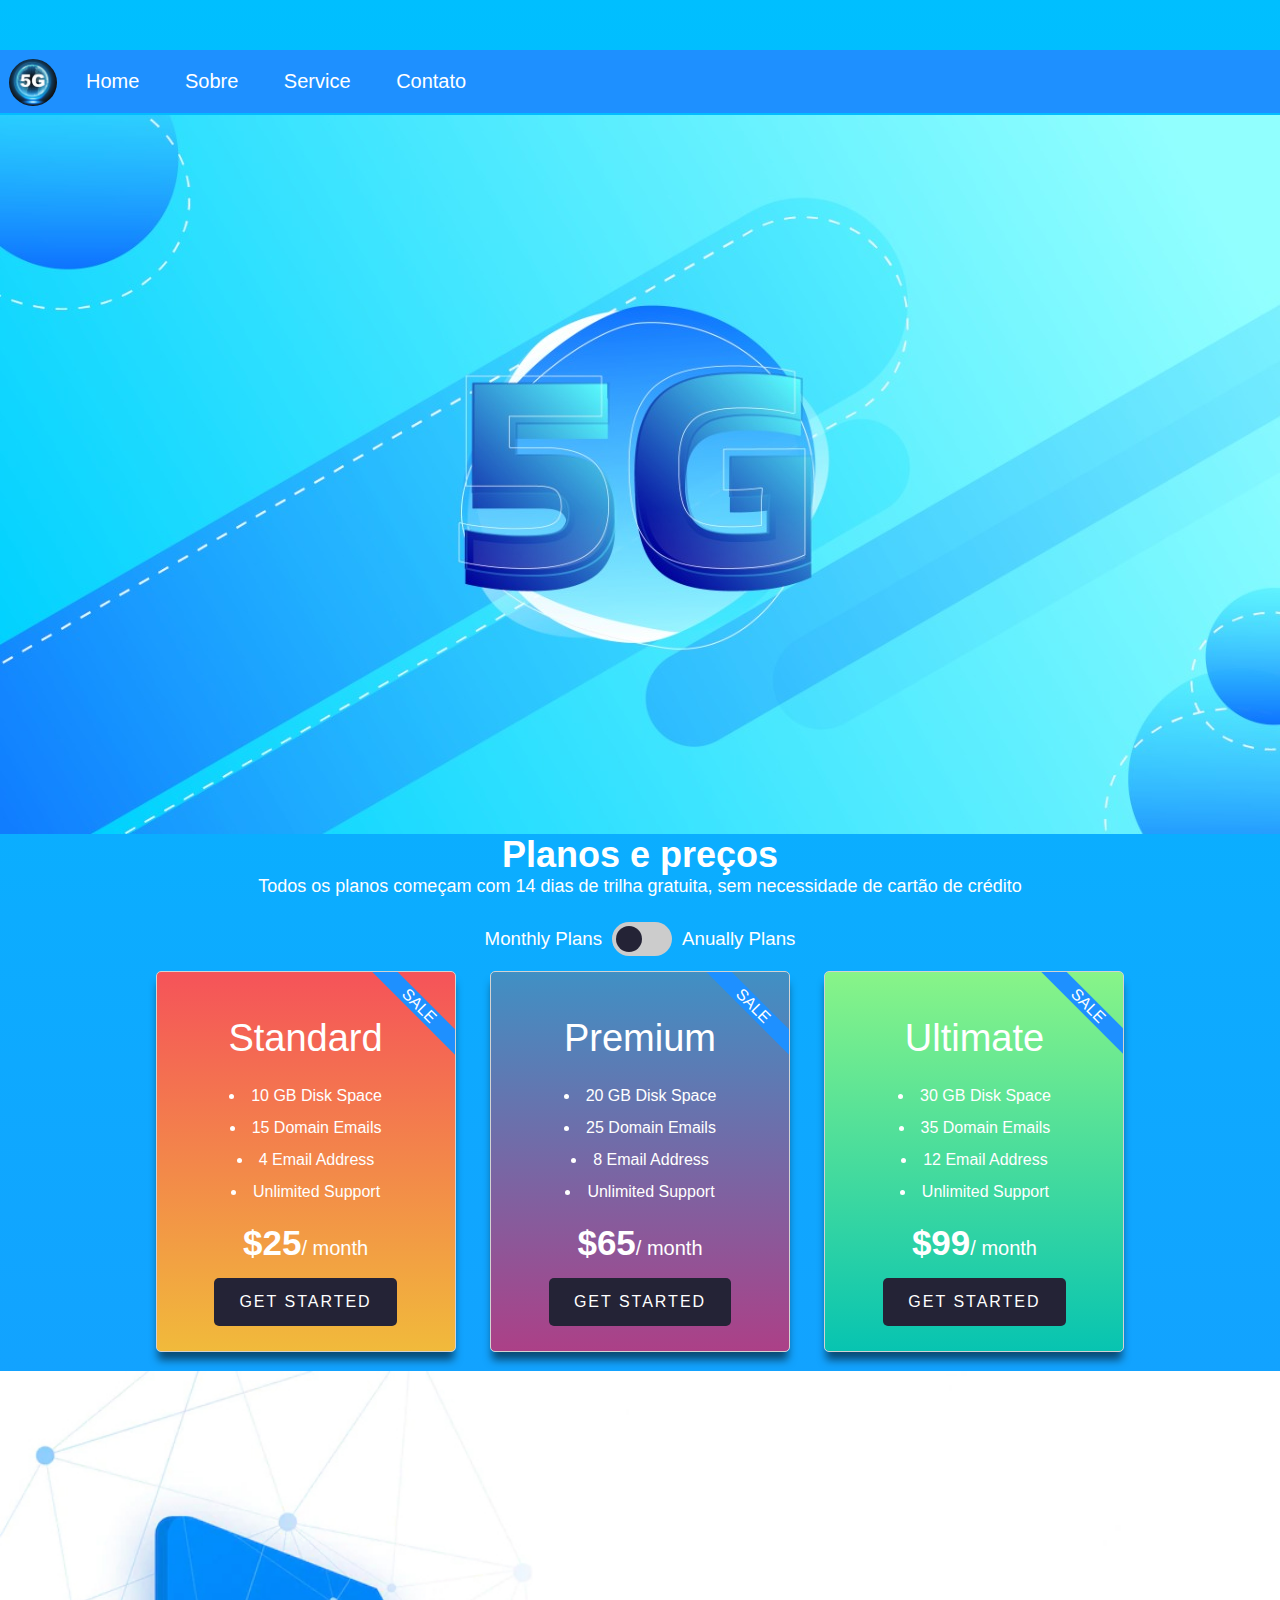
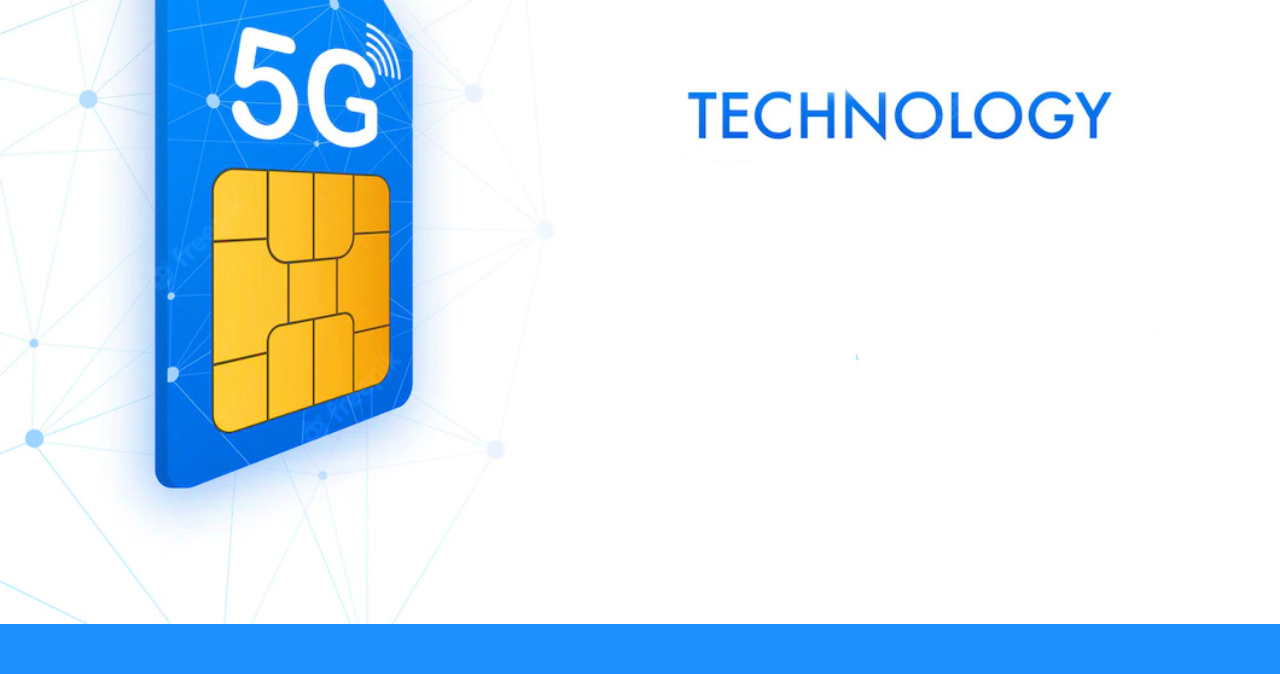
<file: index.html>
<!DOCTYPE html>
<html lang="pt-BR">

<head>
    <meta charset="UTF-8">
    <title>Technology 5G</title>
    <meta http-equiv="X-UA-Compatible" content="IE=edge">
    <meta name="viewport" content="width=device-width, initial-scale=1.0">
    <link rel="preconnect" href="https://fonts.googleapis.com">
    <link rel="preconnect" href="https://fonts.gstatic.com" crossorigin>
    <link rel="stylesheet" href="/style.css">
    <link rel="stylesheet" href="/assets/css/card.css">
    <script src="https://cdnjs.cloudflare.com/ajax/libs/jquery/3.6.0/jquery.min.js"></script>
</head>

<body>
    <div class="scroll-up-btn">
        <ion-icon name="chevron-up-outline"></ion-icon>
    </div>

    <header>

        <nav id="menu-5G">
            <ul id="move-menu">
                <li><a href="#">Home</a></li>
                <li><a href="#">Sobre</a></li>
                <li><a href="#">Service</a></li>
                <li><a href="#">Contato</a></li>
                <img src="/assets/img/Logo5G.png" alt="logo" class="logo-5G">
            </ul>
        </nav>
        <img src="/assets/img/Layout5G.jpeg" class="layout-5G" alt="layout5G">
    </header>

    

    <!--Main - Principal Do Meu HTML-->
<main>
    <div class="container">
        <h1>Planos e preços</h1>
        <p>Todos os planos começam com 14 dias de trilha gratuita, sem necessidade de cartão de crédito</p>

        <div class="btn_wrap">
            <h3>Monthly Plans</h3>
            <label class="switch">
                <input type="checkbox" id="switch-id">
                <span class="slider round"></span>
            </label>
            <h3>Anually Plans</h3>
        </div>

        <div class="content">
            <div class="monthly">
                <div class="pricing-table">
                    <div class="ribbon">sale</div>
                    <h3>Standard</h3>
                    <ul>
                        <li>10 GB Disk Space</li>
                        <li>15 Domain Emails</li>
                        <li>4 Email Address</li>
                        <li>Unlimited Support</li>
                    </ul>
                    <div class="price"><span>$25</span>/ month</div>
                    <a href="#">Get Started</a>
                </div>

                <div class="pricing-table">
                    <div class="ribbon">sale</div>
                    <h3>Premium</h3>
                    <ul>
                        <li>20 GB Disk Space</li>
                        <li>25 Domain Emails</li>
                        <li>8 Email Address</li>
                        <li>Unlimited Support</li>
                    </ul>
                    <div class="price"><span>$65</span>/ month</div>
                    <a href="#">Get Started</a>
                </div>

                <div class="pricing-table">
                    <div class="ribbon">sale</div>
                    <h3>Ultimate</h3>
                    <ul>
                        <li>30 GB Disk Space</li>
                        <li>35 Domain Emails</li>
                        <li>12 Email Address</li>
                        <li>Unlimited Support</li>
                    </ul>
                    <div class="price"><span>$99</span>/ month</div>
                    <a href="#">Get Started</a>
                </div>
            </div>

            <div class="anually">
                <div class="pricing-table">
                    <div class="ribbon">sale</div>
                    <h3>Standard</h3>
                    <ul>
                        <li>15 GB Disk Space</li>
                        <li>20 Domain Emails</li>
                        <li>8 Email Address</li>
                        <li>Unlimited Support</li>
                    </ul>
                    <div class="price"><span>$48</span>/ month</div>
                    <a href="#">Get Started</a>
                </div>

                <div class="pricing-table">
                    <div class="ribbon">sale</div>
                    <h3>Premium</h3>
                    <ul>
                        <li>30 GB Disk Space</li>
                        <li>33 Domain Emails</li>
                        <li>12 Email Address</li>
                        <li>Unlimited Support</li>
                    </ul>
                    <div class="price"><span>$82</span>/ month</div>
                    <a href="#">Get Started</a>
                </div>

                <div class="pricing-table">
                    <div class="ribbon">sale</div>
                    <h3>Ultimate</h3>
                    <ul>
                        <li>40 GB Disk Space</li>
                        <li>42 Domain Emails</li>
                        <li>18 Email Address</li>
                        <li>Unlimited Support</li>
                    </ul>
                    <div class="price"><span>$150</span>/ month</div>
                    <a href="#">Get Started</a>
                </div>
            </div>
        </div>

        
        
        
    </div>
    
</main>
<section class="shipp">
    <div>
        <img src="/assets/img/Cartão-5G.jpg" id="shipp">
    </div>
</section>

    <script src="/assets/js/card.js"></script>

</body>
</html>
</file>
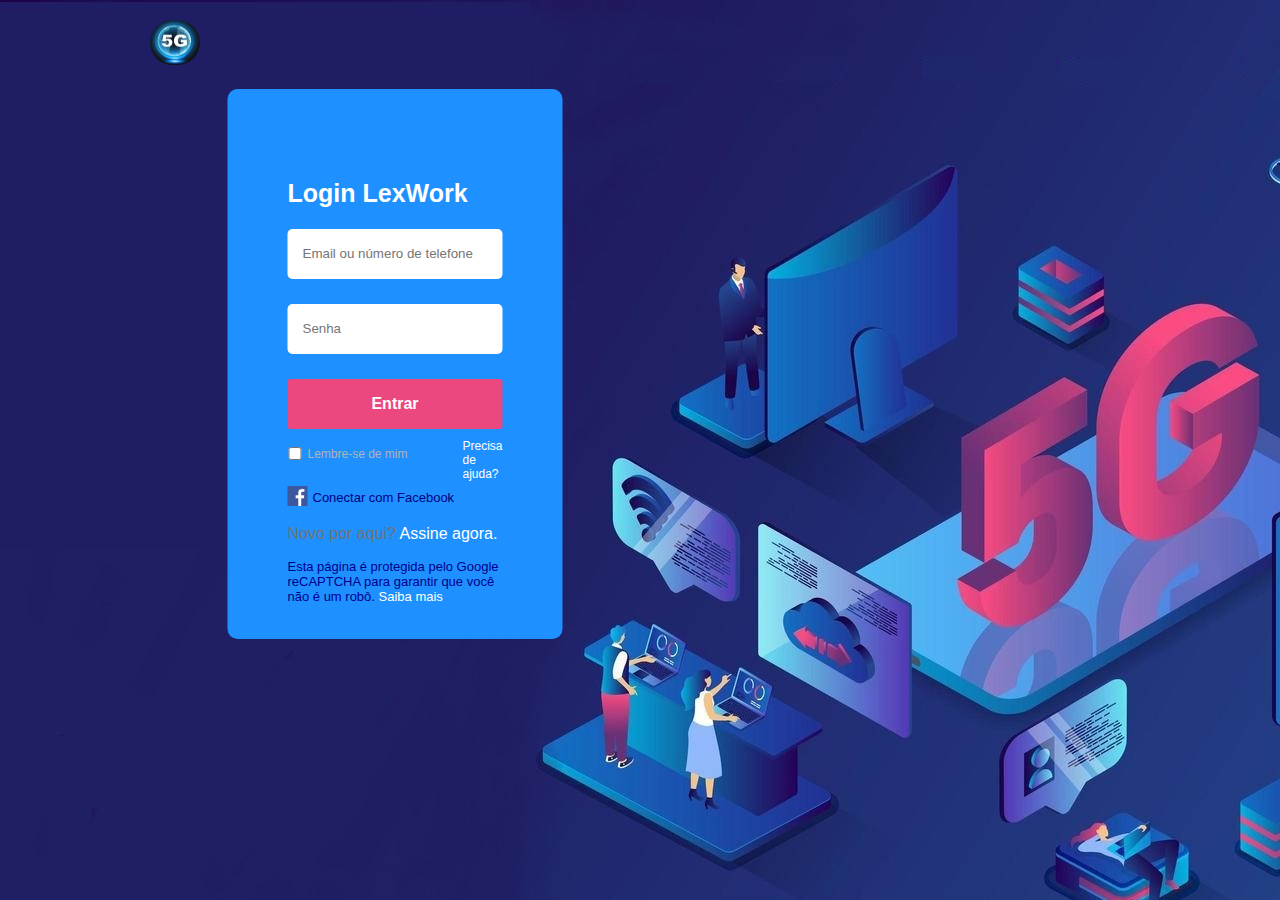
<file: assets/html/login.html>
<!DOCTYPE html>
<html lang="pt-br">

<head>
    <meta charset="UTF-8">
    <meta http-equiv="X-UA-Compatible" content="IE=edge">
    <meta name="viewport" content="width=device-width, initial-scale=1.0">
    <link rel="stylesheet" href="/assets/css/login.css">
    <title>Tecnology-5G</title>
</head>


<body>

    <header>
    <div class="header">
        <div class="logo">
            <a href="#">
                <img src="/assets/img/Logo5G.png" alt="Logo">
            </a>
        </div>
    </div>
</header>
    
<main class="container">
    <div class="login_body">
        <div class="login_box">
            <h2 class="texth2">Login LexWork</h2>
                <!-- Verificando a situação do Meu login no JS -->
            <form class="form">
                <div class="input_box">
                    <input required type="email" id="input_usuario" placeholder="Email ou número de telefone">
                </div>

                <div class="input_box">
                    <input required type="password" id="input_senha" placeholder="Senha">
                </div>

                <div>
                    <button class="submit">
                        Entrar
                    </button>
                </div>
            </form>

            <div class="support">
                <div class="remember">
                    <span><input type="checkbox" style="margin: 0;padding: 0; height: 13px;"></span>
                    <span class="span">Lembre-se de mim</span>
                </div>
                <div class="help">
                    <a href="#">
                        Precisa de ajuda?
                    </a>
                </div>
            </div>

            <div class="login_footer">
                <div class="login_facebook">
                    <span><img height="20px" src="/assets/img/Facebook_logo.png" alt="facebook"></span>
                    <span><a href="#">Conectar com Facebook</a></span>
                </div>

                <div class="sign_up">
                    <p>Novo por aqui? <a href="#">Assine agora.</a></p>
                </div>

                <div class="terms">
                    <p>Esta página é protegida pelo Google reCAPTCHA para garantir que você não é um robô. <a href="#">Saiba mais</a></p>
                </div>
            </div>
        </div>
    </div>
</main>

    <script src="/assets/js/login.js"></script>
</body>

</html>
</file>
<file: style.css>
@import url('https://fonts.googleapis.com/css2?family=Roboto:wght@300;400;500&family=Ubuntu:wght@400;500;700&display=swap');
*{
    margin: 0 auto;
    padding: 0;
    box-sizing: border-box;
    font-family: 'Open Sans', sans-serif;
}

.layout-5G{
    display: flex;
    width: 100%;
}

.logo-5G{
    display: flex;
    width: 6vh;
    border-radius: 50%;
    margin: 6px;
    padding: 3px;
    float: left;
}

#menu-5G ul{
    list-style: none;
    padding: 0;
    font-size: 20px;
    background-color: #1E90FF;
}
#menu-5G ul li{
    display: inline;
}
#menu-5G ul li a {
    color: #fff;
    padding: 20px;
    display: inline-block;
    text-decoration: none;
    transition: background .4s;
}

#menu-5G ul li a:hover {
    background-color:  #00BFFF;
    
}
</file>
<file: assets/css/card.css>
@import url('https://fonts.googleapis.com/css2?family=Poppins:wght@700&display=swap');

*{
    margin: 0;
    padding: 0;
    box-sizing: border-box;
}
body{
    font-family: "poppins", sans-serif;
    background: linear-gradient(180deg, #00BFFF 0%, rgb(30,144,255) 100%);
    min-height: 100vh;
    padding: 50px 0;
}

h1{
    color: #fff;
    font-size: 36px;
}

p{
    color: #fff;
    font-size: 18px;
}

.container{
    max-width: 1000px;
    text-align: center;
    margin: auto;
}

.btn_wrap{
    display: flex;
    align-items: center;
    justify-content: center;
    margin-top: 25px;
}

.btn_wrap h3{
    color: #fff;
    font-weight: 300;
}

.btn_wrap .switch{
    position: relative;
    display: inline-block;
    width: 60px;
    height: 34px;
    margin: 0 10px;
}

.btn_wrap .slider{
    position: absolute;
    top: 0;
    left: 0;
    right: 0;
    bottom: 0;
    background-color: #ccc;
    border-radius: 100px;
    transition: .4s;
    cursor: pointer;
}

.btn_wrap .slider:before{
    content: "";
    position: absolute;
    left: 4px;
    bottom: 4px;
    width: 26px;
    height: 26px;
    border-radius: 100px;
    background: #242336;
    transition: .4s;
}

.btn_wrap input:checked + .slider::before{
    transform: translateX(26px);
}

.contet{
    margin-top: 20px;
}

.anually{
    display: none;
}


.pricing-table{
    position: relative;
    margin: 15px;
    padding: 25px;
    border-radius: 5px;
    border: 1px solid lightgrey;
    width: 30%;
    display: inline-block;
    color: #fff;
    overflow: hidden;
    box-shadow: 0px 10px 8px -2px rgba(0, 0, 0, 0.54);
}
/* card 1 */
.pricing-table:nth-child(1){
    background: linear-gradient(180deg, rgba(245, 83, 89, 1)0%, rgba(241, 186, 59, 1) 100%);
}
/* card 2 */
.pricing-table:nth-child(2){
    background: linear-gradient(180deg, rgba(64, 144, 196, 1)0%, rgba(172, 64, 135, 1) 100%);
}
/* card 3 */
.pricing-table:nth-child(3){
    background: linear-gradient(180deg, rgba(136, 244, 136, 1)0%, rgba(7, 196, 177, 1) 100%);
}

#shipp{
    display: flex;
    width: 100%;
}

footer {
    display: flex;
    justify-content: center;
    position: absolute;
    width: 100%;
    
}
footer img{
  right: 0;
  margin: 4px;
  border: 20px;
  width: 100%;
  max-height:130px;
 

}

.pricing-table .ribbon{
    position: absolute;
    right: 0;
    background: rgb(30,144,255);
    width: 60%;
    text-transform: uppercase;
    transform: translateX(30%) translateY(0%) rotate(45deg);
}

.pricing-table h3{
    font-size: 38px;
    font-weight: normal;
    margin: 20px 0;
}

.pricing-table ul{
    line-height: 2;
    list-style-position: inside;
}

.pricing-table .price{
    font-size: 20px;
    margin-top: 15px;
}

.pricing-table .price span{
    font-size: 35px;
    font-weight: bold;
}

.pricing-table a{
    background: #242336;
    color: #fff;
    padding: 15px 25px;
    display: inline-block;
    font-size: 16px;
    border-radius: 5px;
    letter-spacing: 2px;
    text-transform: uppercase;
    text-decoration: none;
    margin-top: 15px;
}

.pricing-table a:hover{
    background: #32324c;
}

@media screen and (min-width: 600px) and (max-width: 999px) {
    .pricing-table{
        width: 40%;
    }
}


@media screen and (max-width: 600px){
    .pricing-table{
        width: 90%;
    }
}
</file>
<file: assets/css/login.css>
body {
    margin: 0;
    height: 0;
    width: 50%;
    position: relative;
    background-image: url(../img/imgLogin.jpg);
    background-image: cover;
    background-repeat: no-repeat;
    font-family: Arial, Helvetica, sans-serif;
}
body::before {
    content: '';
    background-color: rgb(0, 0, 0, .5);
    width: 100%;
    height: 100%;
    position: absolute;
    display: flex;
    align-items: center;
    
}

.logo img {
    height: 45px;
    width: 50px;
    margin-left: 100px;
    border-radius: 40px;
}

.header {
    padding: 20px 50px;
    position: relative;
    z-index: 10;
}

.login_body {
    padding: 60px;
    z-index: 90;
    position: relative;
    max-width: 450px;
    height: 550px;
    margin-left: 50%;
    background-color: 	rgb(30,144,255);
    border-radius: 10px;
    box-sizing: border-box;
    transform: translateX(-50%);
}

.login_body h2 {
    font-size: 32px;
    color: 	#fff;
    margin-top: 0;
}

.login_body input {
    height: 50px;
    width: 100%;
    color: black;
    background-color: #fff;
    border: none;
    border-radius: 5px;
    padding-left: 15px;
    box-sizing: border-box;
    outline: none;
}

.login_body input:hover {
    background-color: #eb487f;
}

.input_box {
    margin-bottom: 25px;
}

.login_body button {
    height: 50px;
    width: 100%;
    color: #fff;
    background-color: #eb487f;
    border-radius: 3px;
    font-weight: bold;
    font-size: 16px;
    border: none;
    margin-bottom: 10px;
}

.login_body button:hover {
    background-color: 	#eb487f;
    cursor: pointer;
}

.support {
    display: flex;
    color: #b3b3b3;
    justify-content: space-between;
    font-size: 12px;
    margin-bottom: 5px;
}

.support input {
    width: 15px;
    height: 15px;
}

.remember {
    display: flex;
    align-items: center;
}

.remember span {
    margin-right: 5px;
    height: 25px;
}

.help a {
    text-decoration: none;
    color: #fff;
}

.help a:hover {
    text-decoration: underline;
}

.login_facebook {
    display: flex;
    align-items: center;
    width: 100%;
    color: #737373;
}

.login_facebook span {
    margin-right: 5px;
    font-size: 13px;
}

.login_facebook span a {
    text-decoration: none;
    color: 	#000080;
}

.sign_up {
    color: #737373;
    font-size: 16px;
}

.sign_up a {
    color: #fff;
    font-size: 16px;
    text-decoration: none;
}

.sign_up a:hover {
    text-decoration: underline;
}

.terms {
    color: rgb(0,0,139);
    font-size: 13px;
}

.terms a {
    text-decoration: none;
    color: #fff;
}

.terms a:hover {
    text-decoration: underline;
}

@media screen and (max-width: 1440px){
    .container{
        display: flex;
        flex-flow: column wrap;
        justify-content: center;
        margin-left: 150px;
        
    }

    h2.texth2{
        margin-top: 30px;
        font-size: 25px;
    }
    
    .span{
        display: block;
        align-items: center;
        justify-content: center;
        width: 150px;
    }
    input.checkbox{
        display: flex;
        flex-flow: column;
    }
}
</file>
